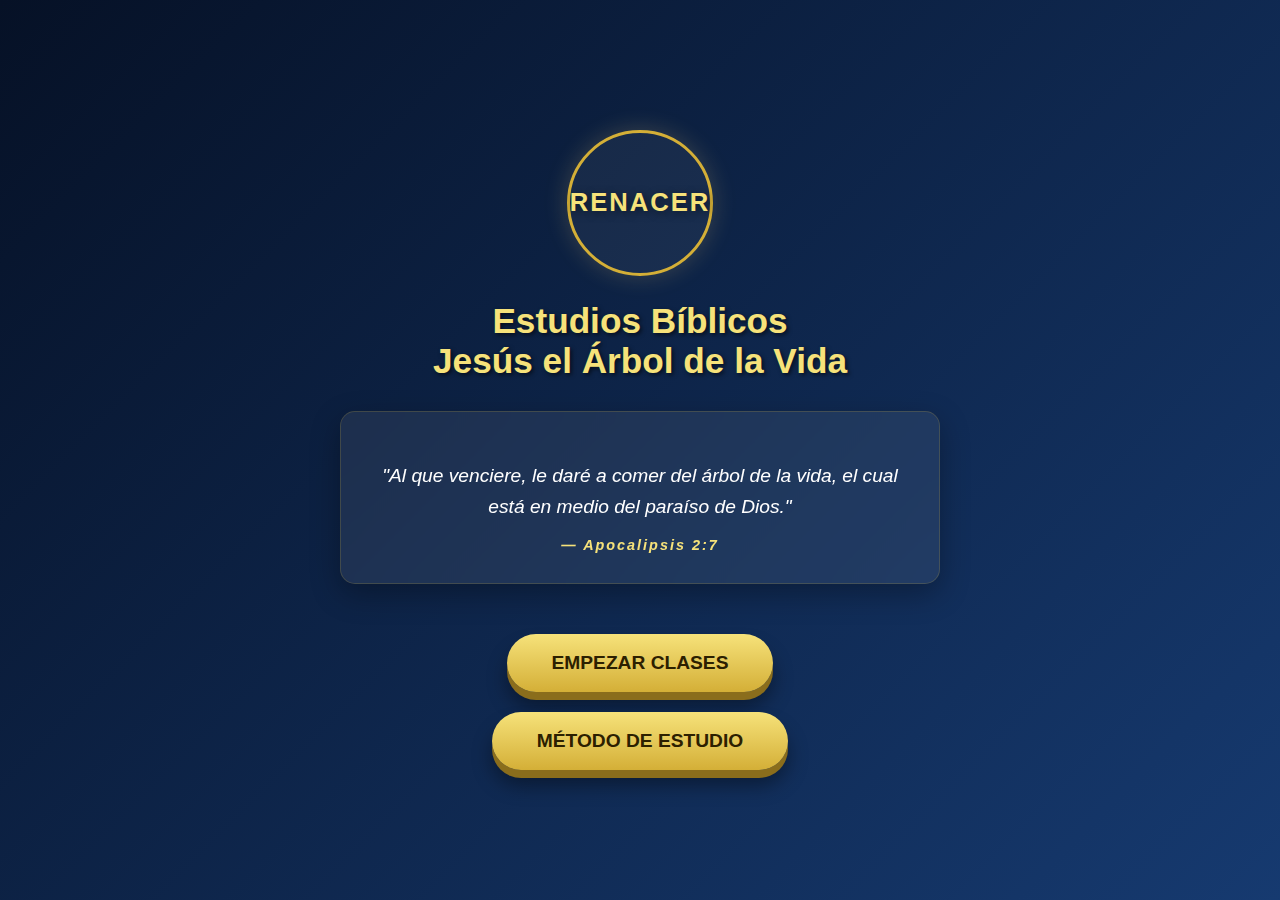
<file: index.html>
<!DOCTYPE html>
<html lang="es">
<head>
    <meta charset="UTF-8">
    <meta name="viewport" content="width=device-width, initial-scale=1.0">
    <meta name="description" content="Estudios Bíblicos - Jesús El Árbol de la Vida">
    <title>Jesús El Árbol de la Vida - Inicio</title>
    <link rel="stylesheet" href="styles.css">
</head>
<body class="home-page">

    <div class="container">
        <header>
            <div class="logo-placeholder" role="img" aria-label="Logo Renacer">
                <span class="logo-texto">Renacer</span>
            </div>
            <h1 class="titulo-principal">Estudios Bíblicos<br>Jesús el Árbol de la Vida</h1>
        </header>

        <main>
            <section class="versiculo-container">
                <p class="versiculo-texto">
                    "Al que venciere, le daré a comer del árbol de la vida, el cual está en medio del paraíso de Dios."
                </p>
                <cite class="versiculo-cita">— Apocalipsis 2:7</cite>
            </section>

            <div class="botones-container">
                <a href="clases.html" class="btn-3d-dorado">EMPEZAR CLASES</a>
                <a href="metodo.html" class="btn-3d-dorado">MÉTODO DE ESTUDIO</a>
            </div>
        </main>
    </div>

</body>
</html>
</file>
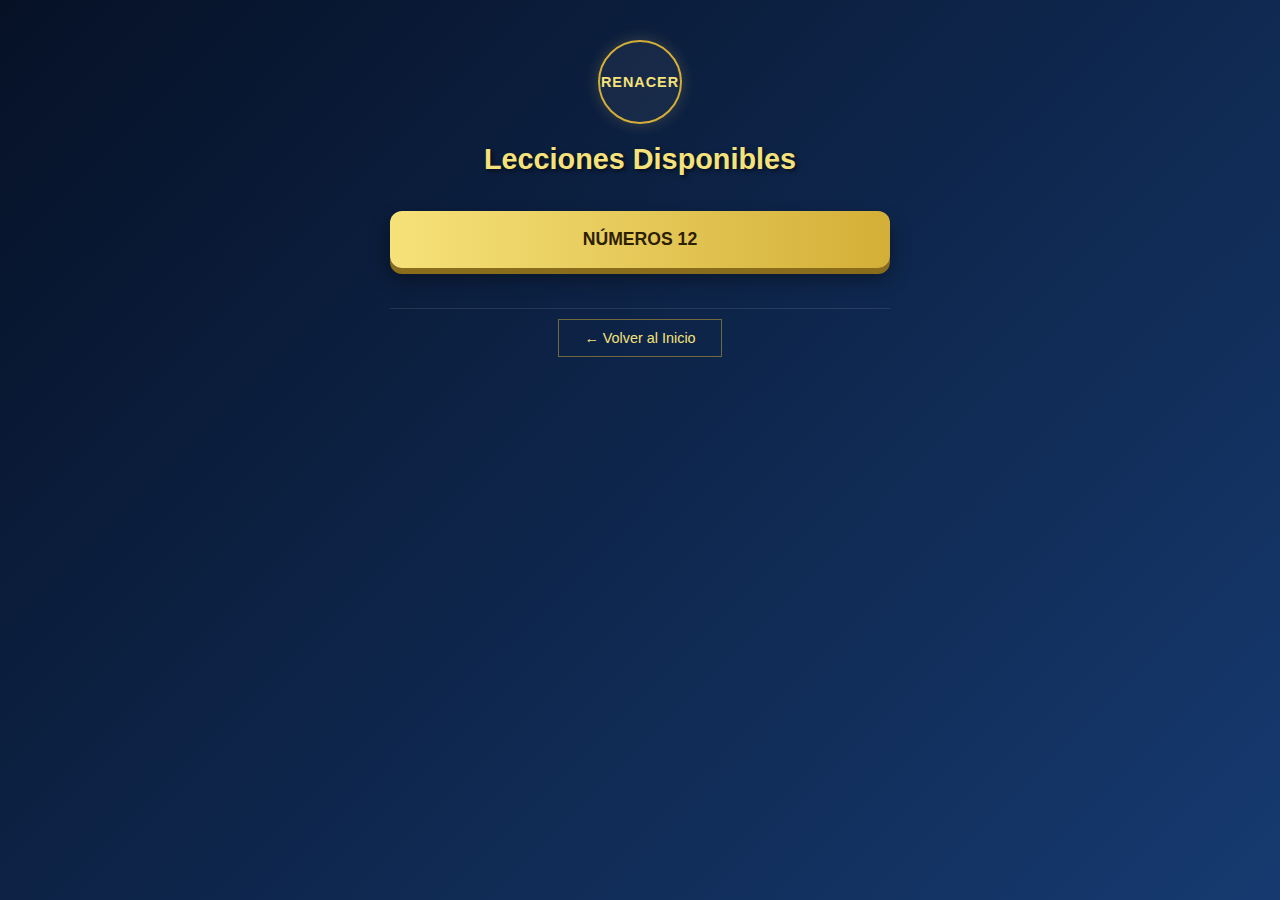
<file: clases.html>
<!DOCTYPE html>
<html lang="es">
<head>
    <meta charset="UTF-8">
    <meta name="viewport" content="width=device-width, initial-scale=1.0">
    <title>Lecciones - Jesús El Árbol de la Vida</title>
    <link rel="stylesheet" href="styles.css">
</head>
<body class="clases-page">

    <div class="container">
        <header>
            <div class="logo-placeholder">
                <span class="logo-texto">Renacer</span>
            </div>
            <h1 class="titulo-principal">Lecciones Disponibles</h1>
        </header>

        <main class="clases-grid">
            <a href="menu_numeros12.html" class="btn-clase">Números 12</a>
        </main>

        <footer class="footer-nav">
            <a href="index.html" class="btn-volver">← Volver al Inicio</a>
        </footer>
    </div>

</body>
</html>
</file>
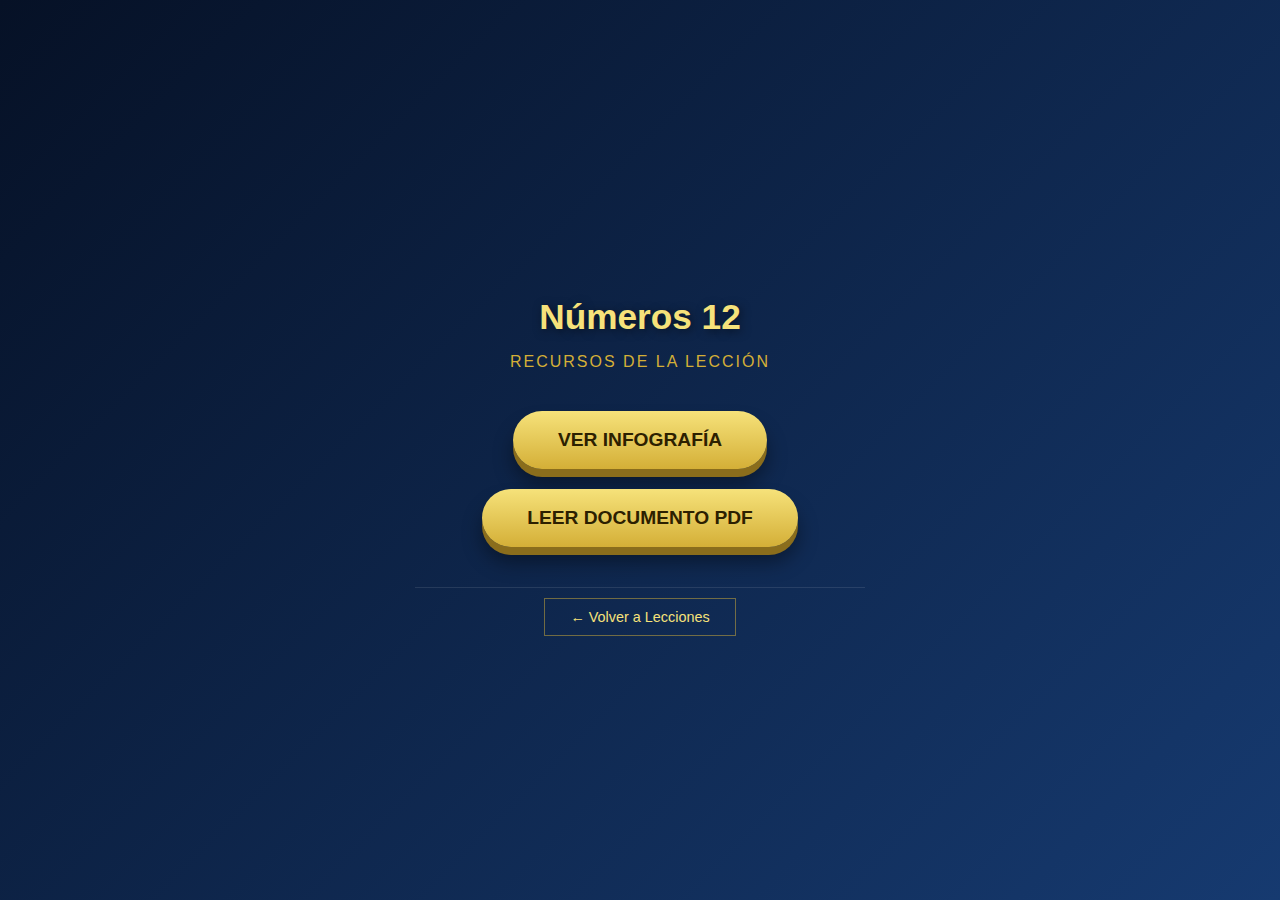
<file: menu_numeros12.html>
<!DOCTYPE html>
<html lang="es">
<head>
    <meta charset="UTF-8">
    <meta name="viewport" content="width=device-width, initial-scale=1.0">
    <title>Lección: Números 12 - Jesús El Árbol de la Vida</title>
    <link rel="stylesheet" href="styles.css">
</head>
<body class="menu-page">

    <div class="container">
        <header>
            <h1 class="titulo-seccion">Números 12</h1>
            <p class="subtitulo">Recursos de la Lección</p>
        </header>
        
        <main>
            <div class="botones-container">
                <a href="imágenes%20numeros12.html" class="btn-3d-dorado">VER INFOGRAFÍA</a>
                <a href="pdf/1.pdf" class="btn-3d-dorado" target="_blank">LEER DOCUMENTO PDF</a>
            </div>
        </main>

        <footer class="footer-nav">
            <a href="clases.html" class="btn-volver">← Volver a Lecciones</a>
        </footer>
    </div>

</body>
</html>
</file>
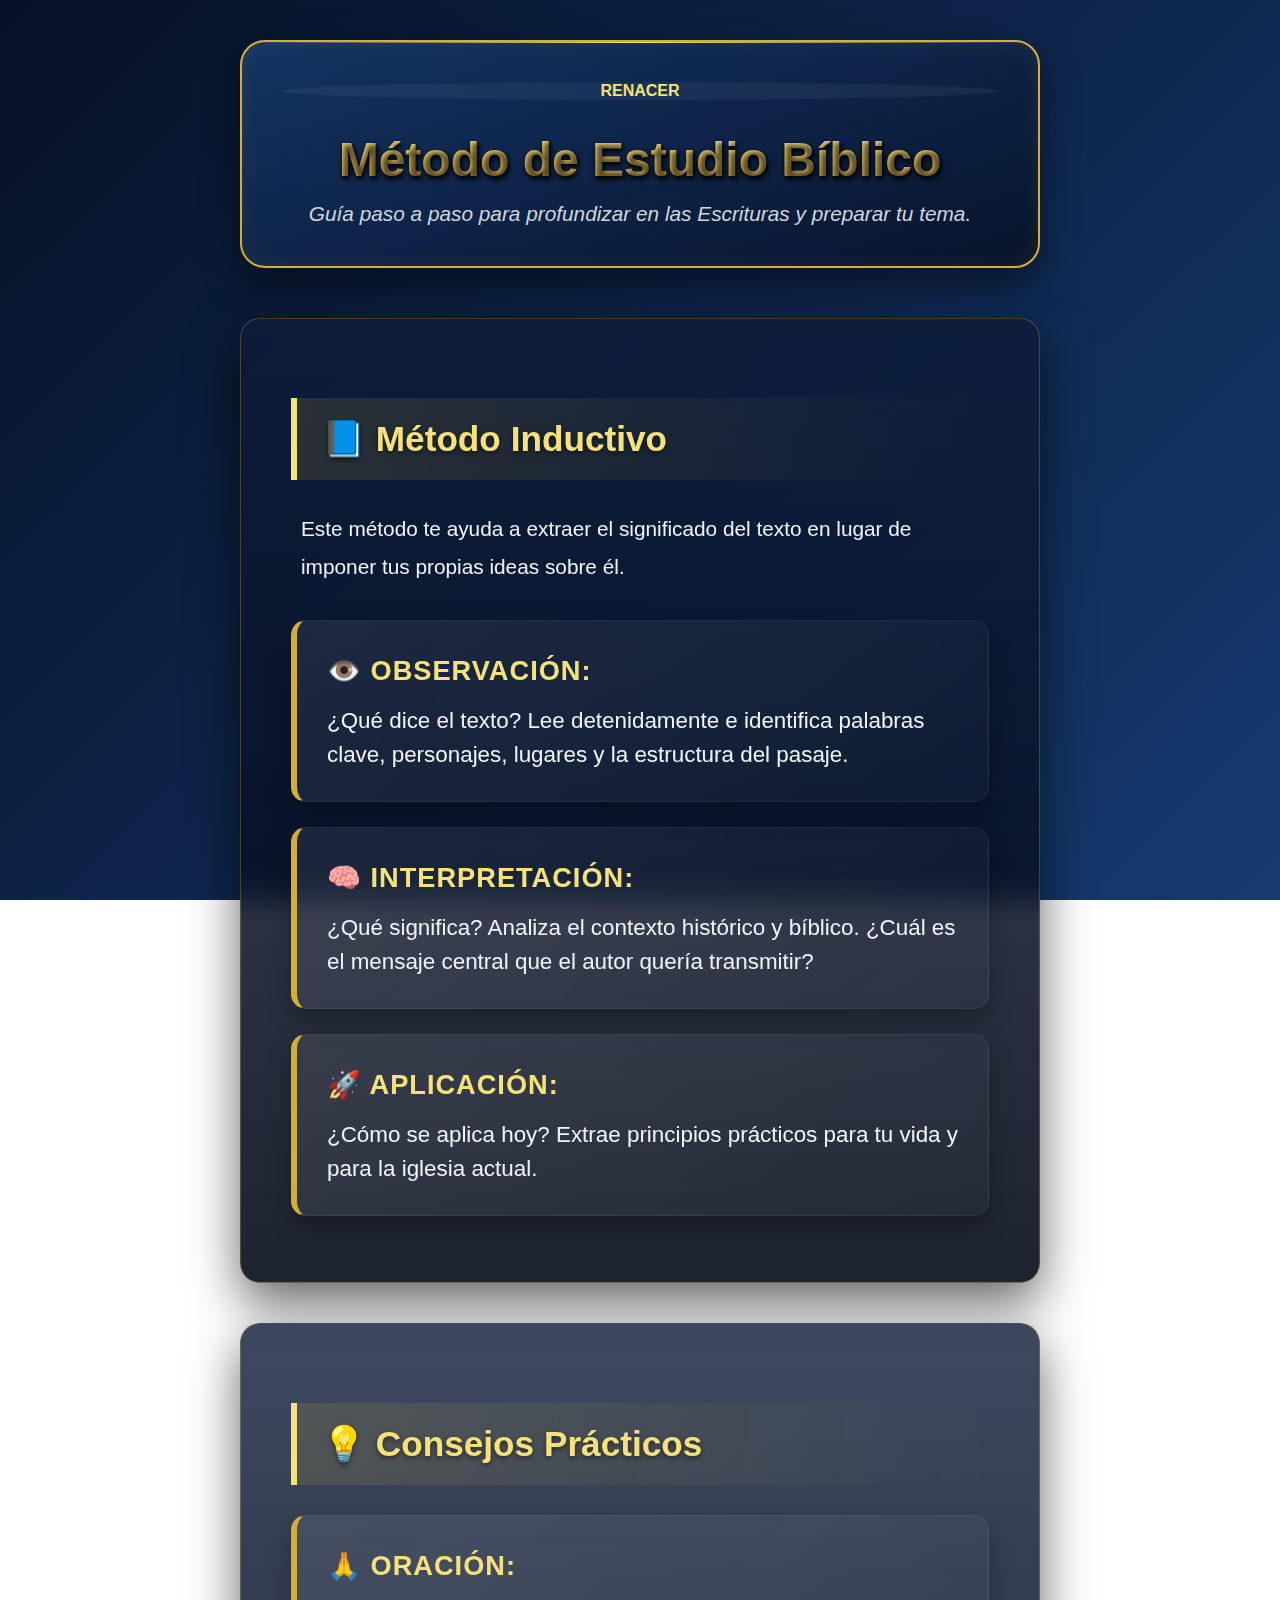
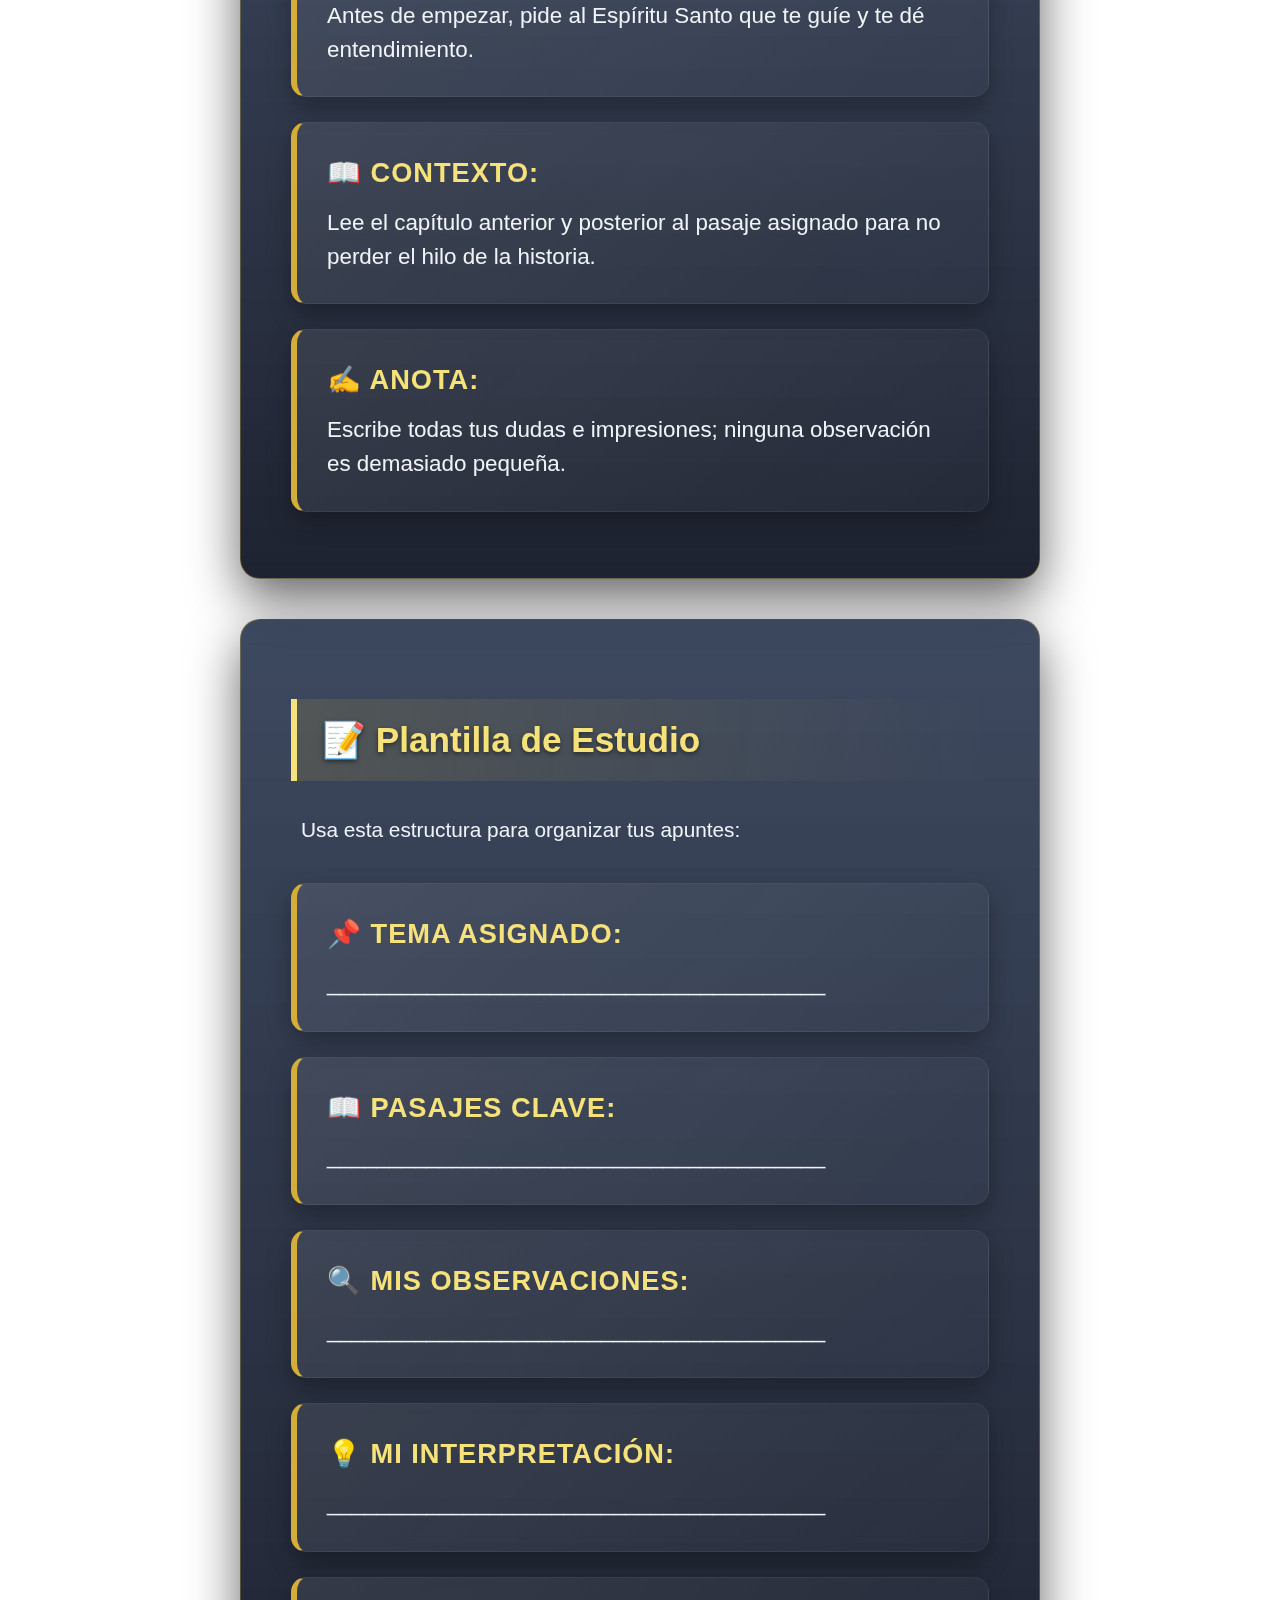
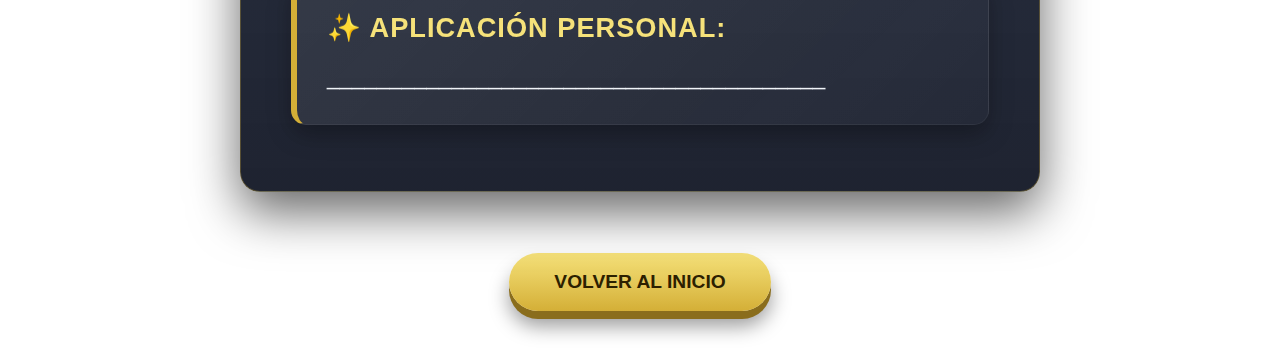
<file: metodo.html>
<!DOCTYPE html>
<html lang="es">
<head>
    <meta charset="UTF-8">
    <meta name="viewport" content="width=device-width, initial-scale=1.0">
    <title>Método de Estudio Bíblico</title>
    <link rel="stylesheet" href="styles.css">
</head>
<body class="galeria-page"> <!-- Usamos esta clase para aprovechar el ancho de 800px -->

    <div class="container">
        <header class="header-card">
            <div class="logo-placeholder">
                <span class="logo-texto">Renacer</span>
            </div>
            <h1 class="titulo-principal">Método de Estudio Bíblico</h1>
            <p class="descripcion">Guía paso a paso para profundizar en las Escrituras y preparar tu tema.</p>
        </header>

        <main>
            <section class="seccion-metodo">
                <h2 class="titulo-seccion">📘 Método Inductivo</h2>
                <p>Este método te ayuda a extraer el significado del texto en lugar de imponer tus propias ideas sobre él.</p>
                <ol class="lista-metodo">
                    <li><strong>👁️ Observación:</strong> ¿Qué dice el texto? Lee detenidamente e identifica palabras clave, personajes, lugares y la estructura del pasaje.</li>
                    <li><strong>🧠 Interpretación:</strong> ¿Qué significa? Analiza el contexto histórico y bíblico. ¿Cuál es el mensaje central que el autor quería transmitir?</li>
                    <li><strong>🚀 Aplicación:</strong> ¿Cómo se aplica hoy? Extrae principios prácticos para tu vida y para la iglesia actual.</li>
                </ol>
            </section>

            <section class="seccion-metodo">
                <h2 class="titulo-seccion">💡 Consejos Prácticos</h2>
                <ul class="lista-metodo">
                    <li><strong>🙏 Oración:</strong> Antes de empezar, pide al Espíritu Santo que te guíe y te dé entendimiento.</li>
                    <li><strong>📖 Contexto:</strong> Lee el capítulo anterior y posterior al pasaje asignado para no perder el hilo de la historia.</li>
                    <li><strong>✍️ Anota:</strong> Escribe todas tus dudas e impresiones; ninguna observación es demasiado pequeña.</li>
                </ul>
            </section>

            <section class="seccion-metodo">
                <h2 class="titulo-seccion">📝 Plantilla de Estudio</h2>
                <p>Usa esta estructura para organizar tus apuntes:</p>
                <ul class="lista-plantilla">
                    <li><strong>📌 Tema Asignado:</strong> ________________________________________</li>
                    <li><strong>📖 Pasajes Clave:</strong> ________________________________________</li>
                    <li><strong>🔍 Mis Observaciones:</strong> ________________________________________</li>
                    <li><strong>💡 Mi Interpretación:</strong> ________________________________________</li>
                    <li><strong>✨ Aplicación Personal:</strong> ________________________________________</li>
                </ul>
            </section>
        </main>

        <footer class="footer-nav">
            <a href="index.html" class="btn-3d-dorado">VOLVER AL INICIO</a>
        </footer>
    </div>

</body>
</html>
</file>
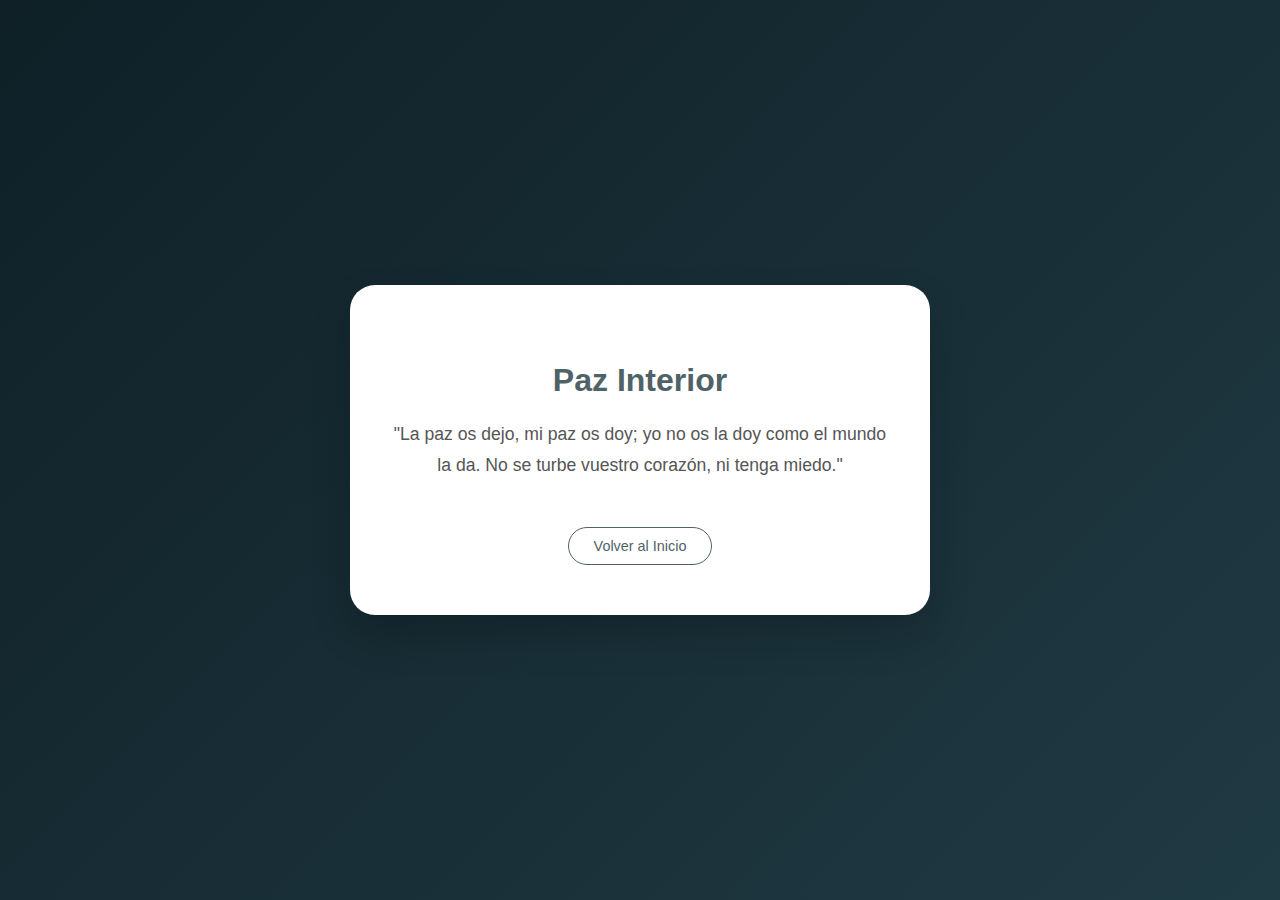
<file: reflexion.html>
<!DOCTYPE html>
<html lang="es">
<head>
    <meta charset="UTF-8">
    <meta name="viewport" content="width=device-width, initial-scale=1.0">
    <title>Reflexión - Renacer</title>
    <link rel="stylesheet" href="styles.css">
</head>
<body class="spiritual-page">

    <div class="spiritual-card">
        <h2 class="spiritual-title">Paz Interior</h2>
        <p class="spiritual-text">
            "La paz os dejo, mi paz os doy; yo no os la doy como el mundo la da. No se turbe vuestro corazón, ni tenga miedo."
        </p>
        <a href="index.html" class="btn-spiritual">Volver al Inicio</a>
    </div>

</body>
</html>
</file>
<file: styles.css>
/* --- ESTILO GLOBAL --- */
body {
    margin: 0;
    padding: 0;
    font-family: 'Segoe UI', Tahoma, Geneva, Verdana, sans-serif;
    background: linear-gradient(135deg, #061126 0%, #163a70 100%);
    background-attachment: fixed;
    color: #f0f4f8;
    display: flex;
    justify-content: center;
    align-items: center;
    min-height: 100vh;
    text-align: center;
}

/* Alineación específica por página */
body.home-page {
    align-items: center;
}
body.clases-page {
    align-items: flex-start;
}

.container {
    width: 90%;
    padding: 40px 20px;
}

.home-page .container {
    max-width: 600px;
}
.clases-page .container {
    max-width: 500px;
}

/* --- Logo --- */
.logo-placeholder {
    margin: 0 auto;
    border-radius: 50%;
    display: flex;
    align-items: center;
    justify-content: center;
    background: rgba(255, 255, 255, 0.05);
    transition: transform 0.3s ease;
}

.home-page .logo-placeholder {
    width: 140px;
    height: 140px;
    margin-bottom: 25px;
    border: 3px solid #d4af37;
    box-shadow: 0 0 25px rgba(249, 217, 118, 0.2);
}
.home-page .logo-placeholder:hover {
    transform: scale(1.05);
}

.clases-page .logo-placeholder {
    width: 80px;
    height: 80px;
    margin-bottom: 15px;
    border: 2px solid #d4af37;
    box-shadow: 0 0 15px rgba(249, 217, 118, 0.2);
}

.logo-texto {
    font-weight: bold;
    color: #f6e27a;
    text-transform: uppercase;
}

.home-page .logo-texto {
    font-size: 1.6rem;
    letter-spacing: 2px;
    text-shadow: 2px 2px 8px rgba(0,0,0,0.5);
}

.clases-page .logo-texto {
    font-size: 0.9rem;
    letter-spacing: 1px;
}

/* --- Título --- */
.titulo-principal {
    color: #f6e27a;
    text-shadow: 2px 2px 4px rgba(0,0,0,0.6);
    font-weight: bold;
}

.home-page .titulo-principal {
    font-size: clamp(1.5rem, 5vw, 2.2rem);
    margin-bottom: 30px;
}

.clases-page .titulo-principal {
    font-size: 1.8rem;
    margin-bottom: 35px;
}

/* --- Elementos de Inicio (Index) --- */
.versiculo-container {
    background: rgba(255, 255, 255, 0.07);
    backdrop-filter: blur(12px);
    -webkit-backdrop-filter: blur(12px);
    border-radius: 15px;
    padding: 30px;
    border: 1px solid rgba(212, 175, 55, 0.2);
    margin-bottom: 50px;
    box-shadow: 0 10px 30px rgba(0,0,0,0.3);
}

.versiculo-texto {
    font-size: 1.2rem;
    font-style: italic;
    line-height: 1.6;
    margin-bottom: 15px;
    color: #ffffff;
}

.versiculo-cita {
    display: block;
    font-weight: bold;
    color: #f6e27a;
    letter-spacing: 2px;
    font-size: 0.9rem;
}

.botones-container {
    display: flex;
    flex-direction: column;
    gap: 20px;
    align-items: center;
}

.btn-3d-dorado {
    text-decoration: none;
    display: inline-block;
    padding: 18px 45px;
    font-size: 1.2rem;
    font-weight: 800;
    color: #2c2000;
    background: linear-gradient(to bottom, #f6e27a, #d4af37);
    border-radius: 50px;
    box-shadow: 0 8px 0 #8a6d1c, 0 15px 20px rgba(0,0,0,0.4);
    transition: all 0.15s ease;
    text-transform: uppercase;
    border: none;
}

.btn-3d-dorado:hover {
    filter: brightness(1.1);
}

.btn-3d-dorado:active {
    transform: translateY(4px);
    box-shadow: 0 4px 0 #8a6d1c, 0 8px 10px rgba(0,0,0,0.3);
}

@media (max-width: 480px) {
    .btn-3d-dorado {
        padding: 15px 30px;
        font-size: 1rem;
    }
}

/* --- Elementos de Clases --- */
.clases-grid {
    display: flex;
    flex-direction: column;
    gap: 20px;
    margin-bottom: 40px;
}

.btn-clase {
    text-decoration: none;
    display: block;
    padding: 18px 25px;
    font-size: 1.1rem;
    font-weight: 800;
    color: #2c2000; 
    background: linear-gradient(to right, #f6e27a, #d4af37);
    border-radius: 12px;
    box-shadow: 0 6px 0 #8a6d1c, 0 10px 20px rgba(0,0,0,0.4);
    transition: all 0.1s ease;
    text-transform: uppercase;
    border: none;
}

.btn-clase:active {
    transform: translateY(4px);
    box-shadow: 0 2px 0 #8a6d1c, 0 5px 10px rgba(0,0,0,0.3);
}

.footer-nav {
    margin-top: 40px;
    border-top: 1px solid rgba(255,255,255,0.1);
    padding-top: 20px;
}

.btn-volver {
    color: #f6e27a;
    text-decoration: none;
    font-size: 0.9rem;
    border: 1px solid rgba(212, 175, 55, 0.5);
    padding: 10px 25px;
}

/* --- Página de Imágenes (Galería) --- */
body.galeria-page {
    align-items: flex-start;
}

.galeria-page .container {
    max-width: 800px;
}

.titulo-galeria {
    color: #f6e27a;
    margin-bottom: 30px;
}

.infografia {
    width: 100%;
    height: auto;
    border: 2px solid #d4af37;
    border-radius: 10px;
    margin-bottom: 25px;
    box-shadow: 0 8px 20px rgba(0,0,0,0.6);
}

.btn-regresar {
    display: inline-block;
    margin: 30px 0;
    color: #f6e27a;
    text-decoration: none;
    border: 1px solid #d4af37;
    padding: 12px 25px;
    border-radius: 8px;
    background: rgba(0,0,0,0.4);
    transition: background 0.3s ease;
}

.btn-regresar:hover {
    background: rgba(212, 175, 55, 0.2);
}

/* --- Página de Menú (Opciones) --- */
body.menu-page {
    align-items: center;
}

.menu-page .container {
    max-width: 450px;
}

.titulo-seccion {
    color: #f6e27a;
    font-size: 2.2rem;
    text-shadow: 2px 2px 10px rgba(0,0,0,0.5);
    margin-bottom: 10px;
    font-weight: bold;
}

.subtitulo {
    color: #d4af37;
    font-size: 1rem;
    margin-bottom: 40px;
    text-transform: uppercase;
    letter-spacing: 2px;
}

.btn-opcion {
    text-decoration: none;
    display: block;
    margin: 20px auto;
    padding: 22px;
    font-size: 1.1rem;
    font-weight: 800;
    border-radius: 15px;
    text-transform: uppercase;
    transition: all 0.1s ease;
    border: none;
    cursor: pointer;
}

.btn-opcion:active {
    transform: translateY(4px);
    box-shadow: 0 4px 0 #555, 0 5px 10px rgba(0,0,0,0.3);
}

.btn-oro {
    color: #2c2000;
    background: linear-gradient(to bottom, #f6e27a, #d4af37);
    box-shadow: 0 8px 0 #8a6d1c, 0 10px 20px rgba(0,0,0,0.4);
}

.btn-plata {
    color: #2c3e50;
    background: linear-gradient(to bottom, #ffffff, #cfd8dc);
    box-shadow: 0 8px 0 #78909c, 0 10px 20px rgba(0,0,0,0.4);
}

/* --- Página de Lección (Detalle) --- */
.titulo-leccion {
    color: #f6e27a;
    text-transform: uppercase;
    margin-top: 20px;
    margin-bottom: 10px;
    font-size: 1.5rem;
    border-bottom: 2px solid #8a6d1c;
    padding-bottom: 15px;
}

.descripcion {
    font-style: italic;
    margin-bottom: 30px;
    color: #e0e0e0;
}

.navegacion {
    margin-top: 40px;
    padding: 20px 0;
    display: flex;
    justify-content: space-around;
    border-top: 1px solid rgba(212, 175, 55, 0.3);
}

.btn-nav {
    text-decoration: none;
    color: #f6e27a;
    border: 1px solid #d4af37;
    padding: 10px 20px;
    border-radius: 8px;
    background: rgba(0,0,0,0.3);
    font-size: 0.9rem;
    transition: background 0.3s ease;
}
.btn-nav:hover {
    background: rgba(212, 175, 55, 0.2);
}

/* --- Página de Método de Estudio --- */
.seccion-metodo {
    background: linear-gradient(180deg, rgba(13, 28, 56, 0.8) 0%, rgba(6, 11, 26, 0.9) 100%);
    backdrop-filter: blur(15px);
    -webkit-backdrop-filter: blur(12px);
    border: 1px solid rgba(212, 175, 55, 0.3);
    border-radius: 20px;
    padding: 50px;
    margin-bottom: 40px;
    text-align: left;
    box-shadow: 0 20px 50px rgba(0,0,0,0.6);
}

.seccion-metodo .titulo-seccion {
    font-size: 2.2rem;
    margin-bottom: 30px;
    padding: 20px 25px;
    background: linear-gradient(90deg, rgba(212, 175, 55, 0.15) 0%, rgba(0,0,0,0) 100%);
    border-left: 6px solid #f6e27a;
    border-bottom: none;
    border-radius: 0 15px 15px 0;
    color: #f6e27a;
    text-shadow: 0 2px 5px rgba(0,0,0,0.5);
}

.seccion-metodo p {
    font-size: 1.3rem;
    margin-bottom: 35px;
    color: #f0f4f8;
    line-height: 1.8;
    padding-left: 10px;
}

.lista-metodo, .lista-plantilla {
    list-style: none;
    padding-left: 0;
    display: flex;
    flex-direction: column;
    gap: 25px;
}

.lista-metodo li, .lista-plantilla li {
    font-size: 1.4rem;
    margin-bottom: 0;
    padding: 30px;
    background: linear-gradient(135deg, rgba(255, 255, 255, 0.08) 0%, rgba(255, 255, 255, 0.02) 100%);
    border: 1px solid rgba(255, 255, 255, 0.05);
    border-radius: 15px;
    border-left: 6px solid #d4af37;
    line-height: 1.5;
    box-shadow: 0 10px 25px rgba(0,0,0,0.3);
    transition: transform 0.2s ease, box-shadow 0.2s ease, background 0.2s;
}

.lista-metodo li:hover, .lista-plantilla li:hover {
    transform: translateX(8px);
    box-shadow: 0 15px 35px rgba(0,0,0,0.5);
    background: linear-gradient(135deg, rgba(255, 255, 255, 0.12) 0%, rgba(255, 255, 255, 0.04) 100%);
    border-left-color: #f6e27a;
}

.lista-metodo li strong, .lista-plantilla li strong {
    color: #f6e27a;
    font-size: 1.7rem;
    display: block;
    margin-bottom: 12px;
    text-transform: uppercase;
    letter-spacing: 1px;
}

/* --- Header Estilo Tarjeta (Subcuadro) --- */
.header-card {
    background: linear-gradient(160deg, rgba(22, 58, 112, 0.8) 0%, rgba(6, 17, 38, 0.9) 100%);
    border: 2px solid #d4af37;
    border-radius: 25px;
    padding: 40px;
    margin-bottom: 50px;
    box-shadow: 0 15px 35px rgba(0,0,0,0.5), inset 0 0 20px rgba(212, 175, 55, 0.1);
    position: relative;
    overflow: hidden;
    animation: glow-pulse 3s infinite ease-in-out;
}

/* --- Estilo Moderno y Espiritual (Reflexión) --- */
body.spiritual-page {
    background: linear-gradient(135deg, #0f2027 0%, #203a43 100%);
    background-attachment: fixed;
    align-items: center;
    color: #f0f4f8;
}

.spiritual-card {
    background: #ffffff;
    border-radius: 25px;
    box-shadow: 0 20px 40px rgba(0,0,0,0.2);
    padding: 50px 40px;
    max-width: 500px;
    width: 85%;
    margin: 0 auto;
    text-align: center;
    transition: transform 0.3s ease;
}

.spiritual-card:hover {
    transform: translateY(-5px);
}

.spiritual-title {
    color: #4f6367;
    margin-bottom: 20px;
    font-size: 2rem;
    font-weight: bold;
}

.spiritual-text {
    color: #555;
    line-height: 1.8;
    font-size: 1.1rem;
    margin-bottom: 25px;
}

.btn-spiritual {
    display: inline-block;
    text-decoration: none;
    color: #4f6367;
    border: 1px solid #4f6367;
    padding: 10px 25px;
    border-radius: 25px;
    font-size: 0.9rem;
    transition: all 0.3s ease;
    margin-top: 20px;
}

.btn-spiritual:hover {
    background-color: #4f6367;
    color: #ffffff;
}

/* --- Cuadro Estilo Espiritual --- */
.cuadro {
    background-color: #ffffff;
    border-radius: 10px;
    box-shadow: 0 10px 30px rgba(0,0,0,0.5);
    padding: 30px;
    text-align: center;
    color: #333;
    font-family: 'Segoe UI', 'Roboto', 'Poppins', sans-serif;
    max-width: 500px;
    width: 90%;
}

.header-card::before {
    content: '';
    position: absolute;
    top: 0;
    left: 0;
    right: 0;
    height: 1px;
    background: linear-gradient(90deg, transparent, #f6e27a, transparent);
}

.header-card .titulo-principal {
    font-size: 3rem;
    margin-bottom: 15px;
    background: linear-gradient(to bottom, #f6e27a, #bf953f);
    -webkit-background-clip: text;
    background-clip: text;
    color: transparent;
    filter: drop-shadow(0 2px 2px rgba(0,0,0,0.8));
}

.header-card .descripcion {
    font-size: 1.3rem;
    color: #d1d5db;
    max-width: 700px;
    margin: 0 auto;
}

@keyframes glow-pulse {
    0%, 100% {
        box-shadow: 0 15px 35px rgba(0,0,0,0.5), inset 0 0 20px rgba(212, 175, 55, 0.1);
        border-color: #d4af37;
    }
    50% {
        box-shadow: 0 15px 35px rgba(0,0,0,0.5), inset 0 0 20px rgba(212, 175, 55, 0.1), 0 0 25px rgba(212, 175, 55, 0.6);
        border-color: #f6e27a;
    }
}

/* --- Ajustes Responsivos para Método --- */
@media (max-width: 600px) {
    .seccion-metodo, .header-card {
        padding: 25px;
    }
    .seccion-metodo .titulo-seccion {
        font-size: 1.8rem;
    }
    .header-card .titulo-principal {
        font-size: 2rem;
    }
    .lista-metodo li, .lista-plantilla li {
        padding: 20px;
    }
}
</file>
